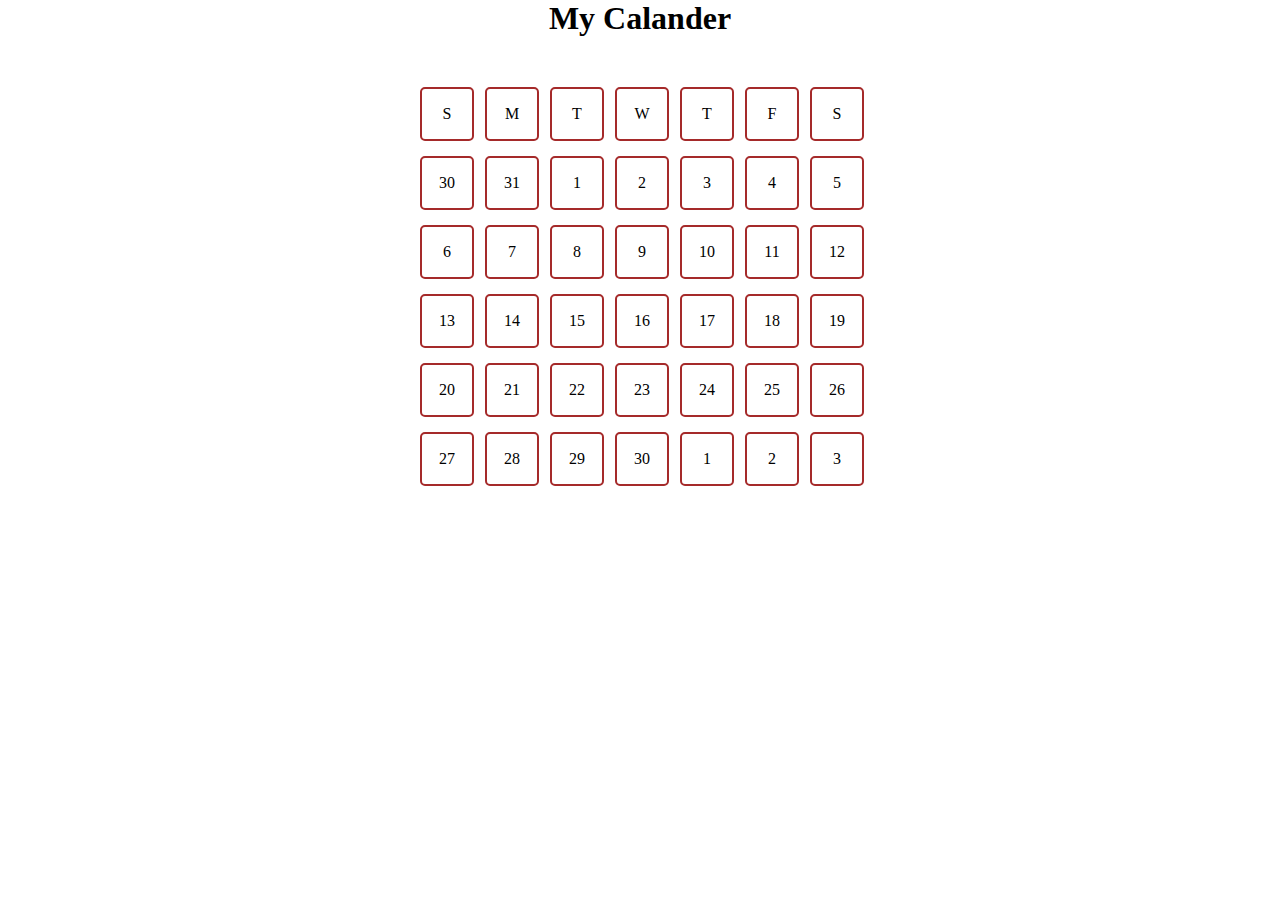
<file: index.html>
<!DOCTYPE html>
<html lang="en">
<head>
    <meta charset="UTF-8">
    <meta name="viewport" content="width=device-width, initial-scale=1.0">
    <title>Calander</title>
    <link rel="stylesheet" href="calander.css">
    
</head>
<body>
    <header>
        <h1>My Calander</h1>
    </header>
    <main>
       
        <div class="calander">
            
            <div class="date">S</div>
            <div class="date">M</div>
            <div class="date">T</div>
            <div class="date">W</div>
            <div class="date">T</div>
            <div class="date">F</div>
            <div class="date">S</div>
            <div class="date">30</div>
            <div class="date">31</div>
            <div class="date">1</div>
            <div class="date">2</div>
            <div class="date">3</div>
            <div class="date">4</div>
            <div class="date">5</div>
            <div class="date">6</div>
            <div class="date">7</div>
            <div class="date">8</div>
            <div class="date">9</div>
            <div class="date">10</div>
            <div class="date">11</div>
            <div class="date">12</div>
            <div class="date">13</div>
            <div class="date">14</div>
            <div class="date">15</div>
            <div class="date">16</div>
            <div class="date">17</div>
            <div class="date">18</div>
            <div class="date">19</div>
            <div class="date">20</div>
            <div class="date">21</div>
            <div class="date">22</div>
            <div class="date">23</div>
            <div class="date">24</div>
            <div class="date">25</div>
            <div class="date">26</div>
            <div class="date">27</div>
            <div class="date">28</div>
            <div class="date">29</div>
            <div class="date">30</div>
            <div class="date">1</div>
            <div class="date">2</div>
            <div class="date">3</div>
          
            
        </div>
        

        

    </main>
    <footer></footer>
</body>
</html>
</file>
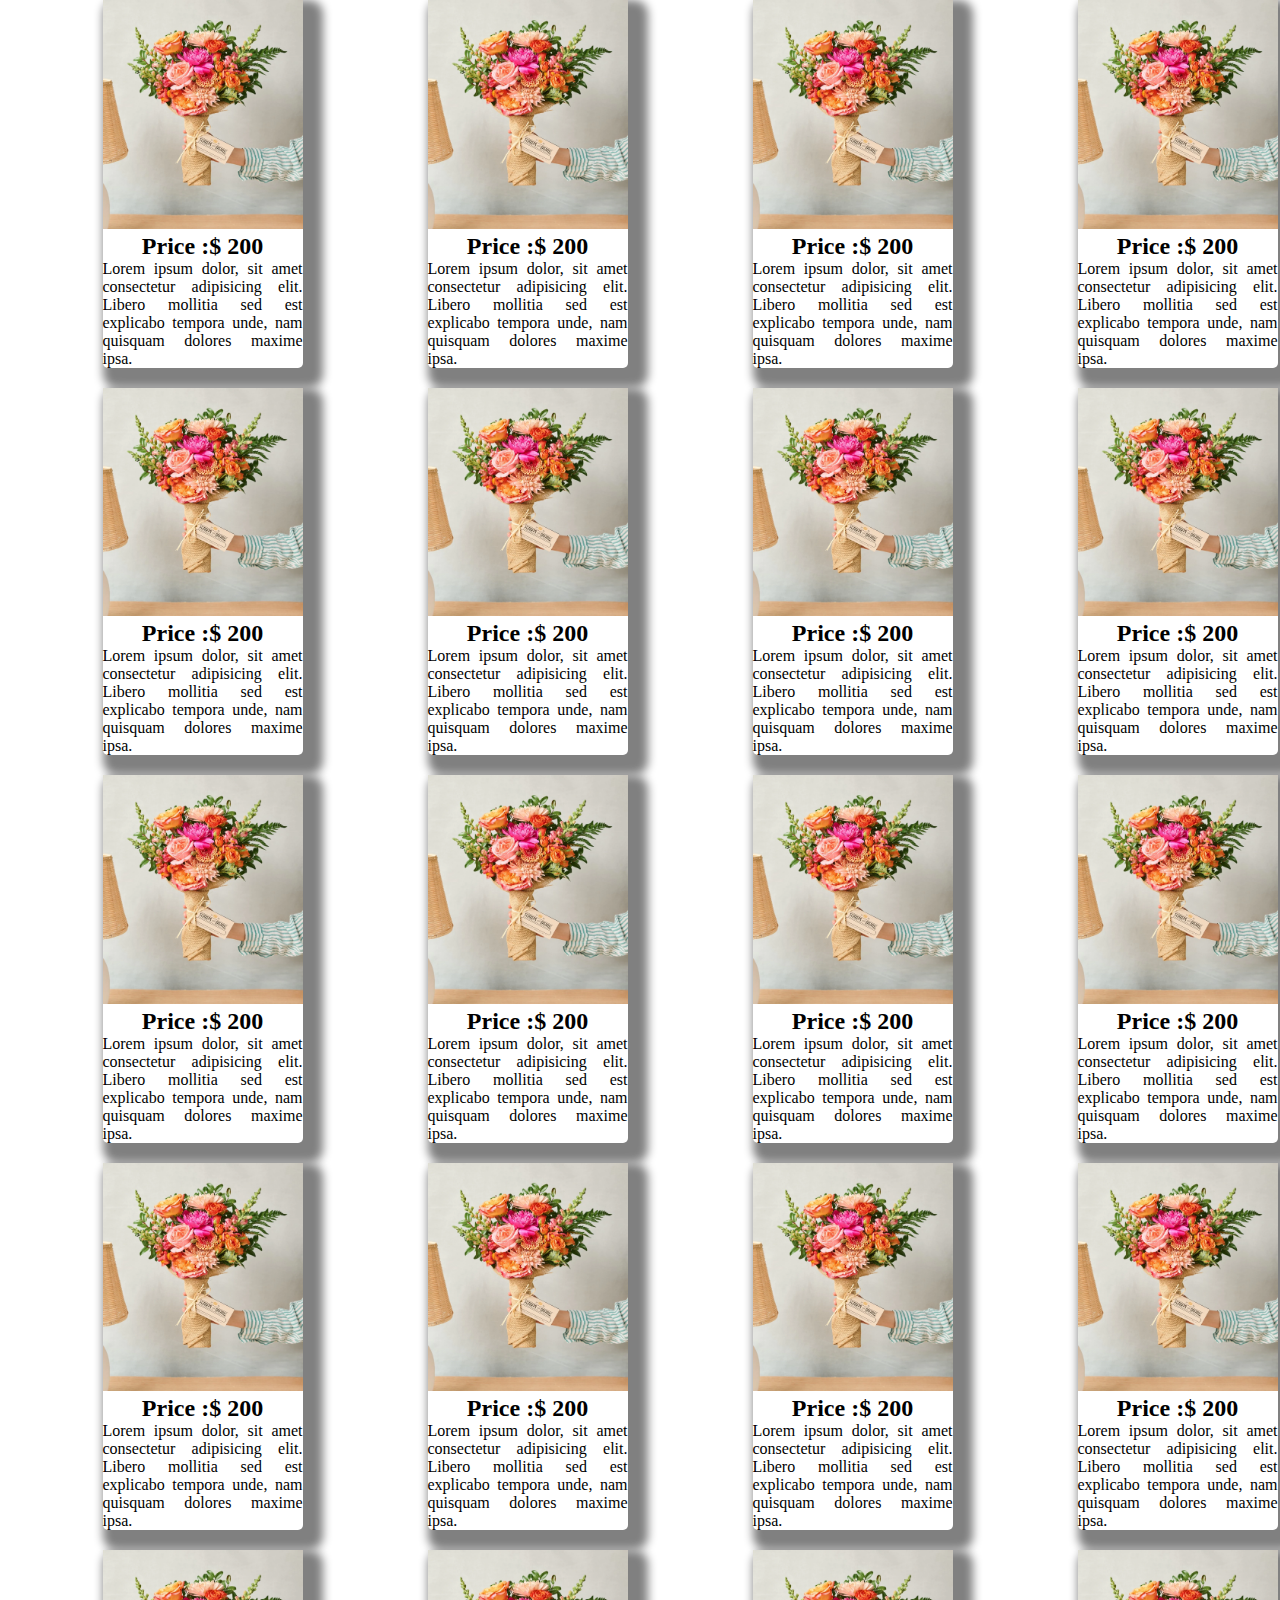
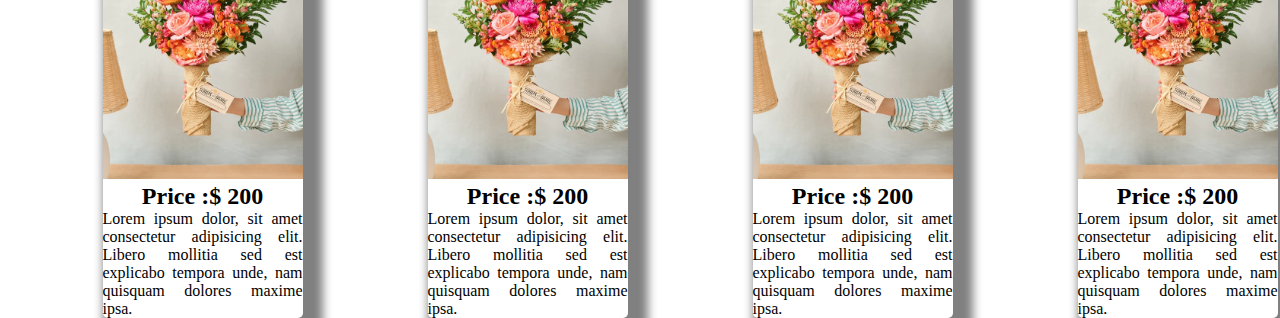
<file: Responsive.html>
<!DOCTYPE html>
<html lang="en">
<head>
    <meta charset="UTF-8">
    <meta name="viewport" content="width=device-width, initial-scale=1.0">
    <title>Responsive</title>
    <link rel="stylesheet" href="responsive.css">
</head>
<body>
    <header></header>
    <main>
        <div class="container">
            <div class="flower-box">
                <img src="images/flower.webp" alt="">
                <h2>Price :$ 200</h2>
                <p>Lorem ipsum dolor, sit amet consectetur adipisicing elit. Libero mollitia sed est explicabo tempora unde, nam quisquam dolores maxime ipsa.</p>
               
            </div>
            <div class="flower-box">
                <img src="images/flower.webp" alt="">
                <h2>Price :$ 200</h2>
                <p>Lorem ipsum dolor, sit amet consectetur adipisicing elit. Libero mollitia sed est explicabo tempora unde, nam quisquam dolores maxime ipsa.</p>
                
            </div>
            <div class="flower-box">
                <img src="images/flower.webp" alt="">
                <h2>Price :$ 200</h2>
                <p>Lorem ipsum dolor, sit amet consectetur adipisicing elit. Libero mollitia sed est explicabo tempora unde, nam quisquam dolores maxime ipsa.</p>
              
            </div>
            <div class="flower-box">
                <img src="images/flower.webp" alt="">
                <h2>Price :$ 200</h2>
                <p>Lorem ipsum dolor, sit amet consectetur adipisicing elit. Libero mollitia sed est explicabo tempora unde, nam quisquam dolores maxime ipsa.</p>
                
            </div>
            <div class="flower-box">
                <img src="images/flower.webp" alt="">
                <h2>Price :$ 200</h2>
                <p>Lorem ipsum dolor, sit amet consectetur adipisicing elit. Libero mollitia sed est explicabo tempora unde, nam quisquam dolores maxime ipsa.</p>
                
            </div>
            <div class="flower-box">
                <img src="images/flower.webp" alt="">
                <h2>Price :$ 200</h2>
                <p>Lorem ipsum dolor, sit amet consectetur adipisicing elit. Libero mollitia sed est explicabo tempora unde, nam quisquam dolores maxime ipsa.</p>
               
            </div>
            <div class="flower-box">
                <img src="images/flower.webp" alt="">
                <h2>Price :$ 200</h2>
                <p>Lorem ipsum dolor, sit amet consectetur adipisicing elit. Libero mollitia sed est explicabo tempora unde, nam quisquam dolores maxime ipsa.</p>
                
            </div>
            <div class="flower-box">
                <img src="images/flower.webp" alt="">
                <h2>Price :$ 200</h2>
                <p>Lorem ipsum dolor, sit amet consectetur adipisicing elit. Libero mollitia sed est explicabo tempora unde, nam quisquam dolores maxime ipsa.</p>
                
            </div>
            <div class="flower-box">
                <img src="images/flower.webp" alt="">
                <h2>Price :$ 200</h2>
                <p>Lorem ipsum dolor, sit amet consectetur adipisicing elit. Libero mollitia sed est explicabo tempora unde, nam quisquam dolores maxime ipsa.</p>
               
            </div>
            <div class="flower-box">
                <img src="images/flower.webp" alt="">
                <h2>Price :$ 200</h2>
                <p>Lorem ipsum dolor, sit amet consectetur adipisicing elit. Libero mollitia sed est explicabo tempora unde, nam quisquam dolores maxime ipsa.</p>
                
            </div>
            <div class="flower-box">
                <img src="images/flower.webp" alt="">
                <h2>Price :$ 200</h2>
                <p>Lorem ipsum dolor, sit amet consectetur adipisicing elit. Libero mollitia sed est explicabo tempora unde, nam quisquam dolores maxime ipsa.</p>
                
            </div>
            <div class="flower-box">
                <img src="images/flower.webp" alt="">
                <h2>Price :$ 200</h2>
                <p>Lorem ipsum dolor, sit amet consectetur adipisicing elit. Libero mollitia sed est explicabo tempora unde, nam quisquam dolores maxime ipsa.</p>
                
            </div>
            
            <div class="flower-box">
                <img src="images/flower.webp" alt="">
                <h2>Price :$ 200</h2>
                <p>Lorem ipsum dolor, sit amet consectetur adipisicing elit. Libero mollitia sed est explicabo tempora unde, nam quisquam dolores maxime ipsa.</p>
                
            </div>
            
            <div class="flower-box">
                <img src="images/flower.webp" alt="">
                <h2>Price :$ 200</h2>
                <p>Lorem ipsum dolor, sit amet consectetur adipisicing elit. Libero mollitia sed est explicabo tempora unde, nam quisquam dolores maxime ipsa.</p>
                
            </div>
            
            <div class="flower-box">
                <img src="images/flower.webp" alt="">
                <h2>Price :$ 200</h2>
                <p>Lorem ipsum dolor, sit amet consectetur adipisicing elit. Libero mollitia sed est explicabo tempora unde, nam quisquam dolores maxime ipsa.</p>
                
            </div>
            
            <div class="flower-box">
                <img src="images/flower.webp" alt="">
                <h2>Price :$ 200</h2>
                <p>Lorem ipsum dolor, sit amet consectetur adipisicing elit. Libero mollitia sed est explicabo tempora unde, nam quisquam dolores maxime ipsa.</p>
                
            </div>
            
            <div class="flower-box">
                <img src="images/flower.webp" alt="">
                <h2>Price :$ 200</h2>
                <p>Lorem ipsum dolor, sit amet consectetur adipisicing elit. Libero mollitia sed est explicabo tempora unde, nam quisquam dolores maxime ipsa.</p>
                
            </div>
            
            <div class="flower-box">
                <img src="images/flower.webp" alt="">
                <h2>Price :$ 200</h2>
                <p>Lorem ipsum dolor, sit amet consectetur adipisicing elit. Libero mollitia sed est explicabo tempora unde, nam quisquam dolores maxime ipsa.</p>
                
            </div>
            
            <div class="flower-box">
                <img src="images/flower.webp" alt="">
                <h2>Price :$ 200</h2>
                <p>Lorem ipsum dolor, sit amet consectetur adipisicing elit. Libero mollitia sed est explicabo tempora unde, nam quisquam dolores maxime ipsa.</p>
                
            </div>
            
            <div class="flower-box">
                <img src="images/flower.webp" alt="">
                <h2>Price :$ 200</h2>
                <p>Lorem ipsum dolor, sit amet consectetur adipisicing elit. Libero mollitia sed est explicabo tempora unde, nam quisquam dolores maxime ipsa.</p>
                
            </div>
            
            
        </div>
    </main>
    <footer></footer>
</body>
</html>
</file>
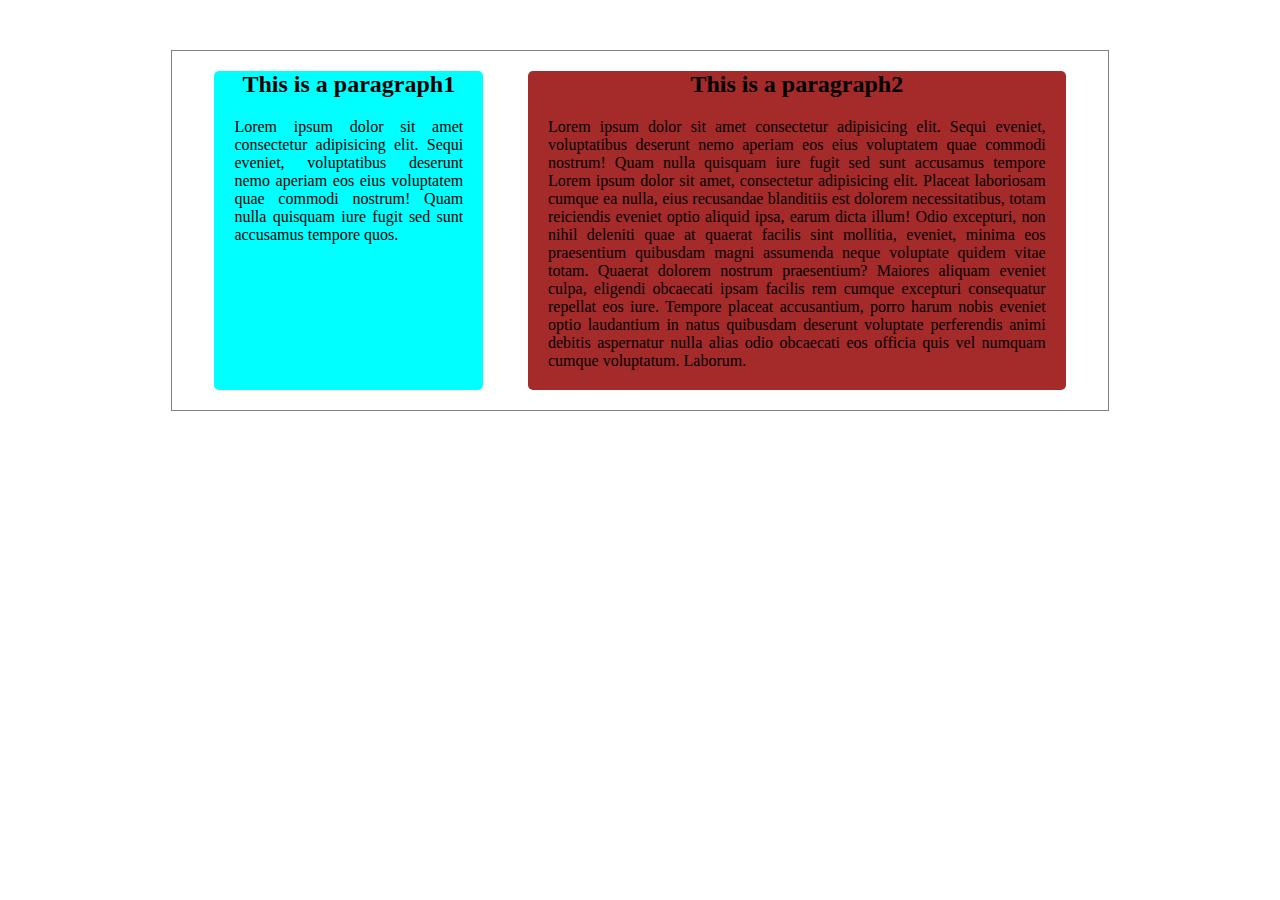
<file: task1.html>
<!DOCTYPE html>
<html lang="en">
<head>
    <meta charset="UTF-8">
    <meta name="viewport" content="width=device-width, initial-scale=1.0">
    <title>box responsive</title>
    <link rel="stylesheet" href="task1.css">
</head>
<body>
    <header></header>
    <main>
        <div class="box-container">
            <div class="box1">
                <h2>This is a paragraph1</h2>
                <p>Lorem ipsum dolor sit amet consectetur adipisicing elit. Sequi eveniet, voluptatibus deserunt nemo aperiam eos eius voluptatem quae commodi nostrum! Quam nulla quisquam iure fugit sed sunt accusamus tempore quos.</p>
            </div>
           
            <div class="box2">
                <h2>This is a paragraph2</h2>
                <p>Lorem ipsum dolor sit amet consectetur adipisicing elit. Sequi eveniet, voluptatibus deserunt nemo aperiam eos eius voluptatem quae commodi nostrum! Quam nulla quisquam iure fugit sed sunt accusamus tempore Lorem ipsum dolor sit amet, consectetur adipisicing elit. Placeat laboriosam cumque ea nulla, eius recusandae blanditiis est dolorem necessitatibus, totam reiciendis eveniet optio aliquid ipsa, earum dicta illum! Odio excepturi, non nihil deleniti quae at quaerat facilis sint mollitia, eveniet, minima eos praesentium quibusdam magni assumenda neque voluptate quidem vitae totam. Quaerat dolorem nostrum praesentium? Maiores aliquam eveniet culpa, eligendi obcaecati ipsam facilis rem cumque excepturi consequatur repellat eos iure. Tempore placeat accusantium, porro harum nobis eveniet optio laudantium in natus quibusdam deserunt voluptate perferendis animi debitis aspernatur nulla alias odio obcaecati eos officia quis vel numquam cumque voluptatum. Laborum.</p>
            </div>
           
        </div>
    </main>
    <footer></footer>
</body>
</html>
</file>
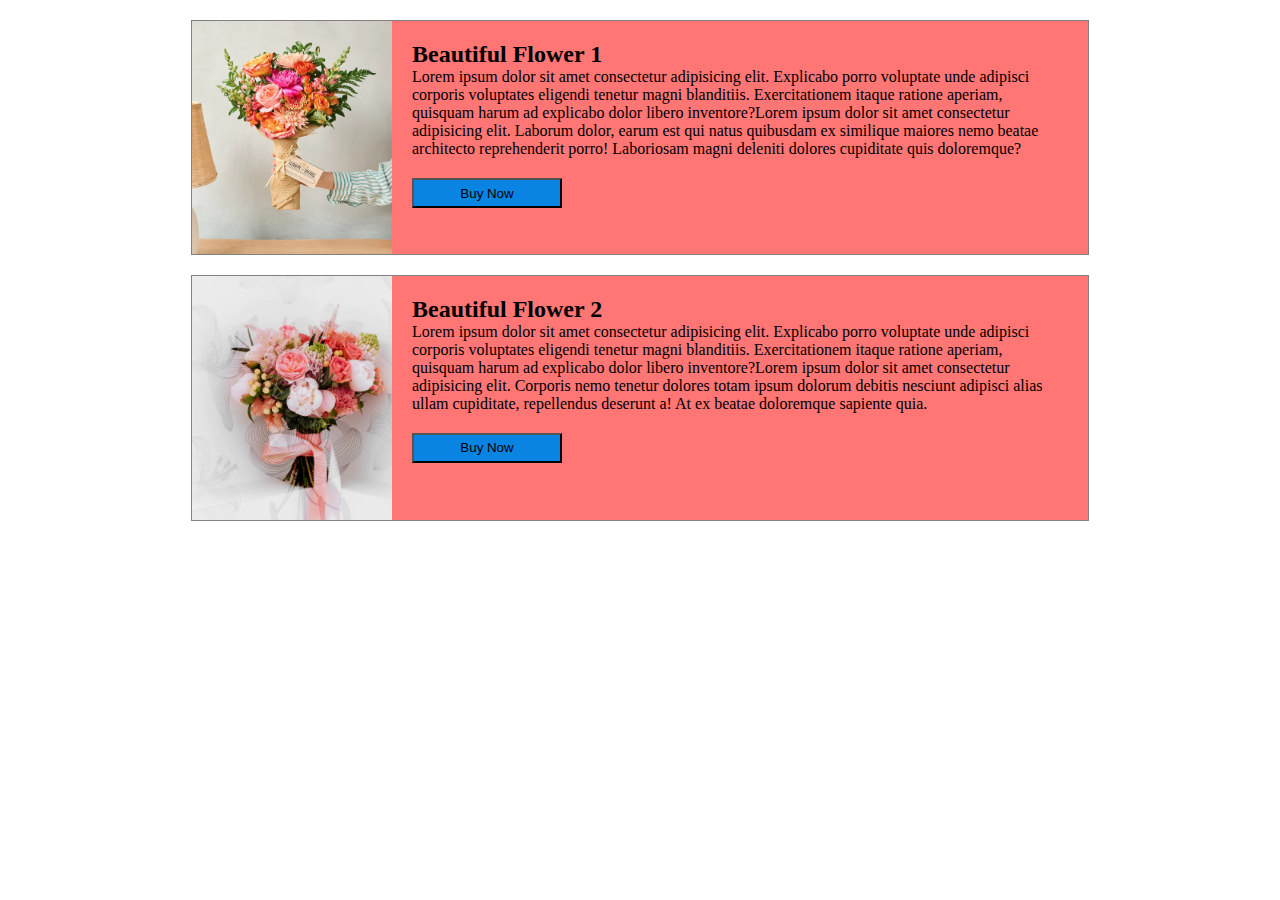
<file: task2.html>
<!DOCTYPE html>
<html lang="en">
<head>
    <meta charset="UTF-8">
    <meta name="viewport" content="width=device-width, initial-scale=1.0">
    <title>task2</title>
    <link rel="stylesheet" href="task2.css">
</head>
<body>
    <header></header>
    <main>
        <div class="container">
            <div class="container1">
                <div class="img-box">    
                    <img class="img" src="images/flower.webp" alt="">
                </div>
                <div class="img-blog">
                     <h2>Beautiful Flower 1</h2>   
                    <p>Lorem ipsum dolor sit amet consectetur adipisicing elit. Explicabo porro voluptate unde adipisci corporis voluptates eligendi tenetur magni blanditiis. Exercitationem itaque ratione aperiam, quisquam harum ad explicabo dolor libero inventore?Lorem ipsum dolor sit amet consectetur adipisicing elit. Laborum dolor, earum est qui natus quibusdam ex similique maiores nemo beatae architecto reprehenderit porro! Laboriosam magni deleniti dolores cupiditate quis doloremque?</p>
                    <button>Buy Now</button>
                </div>
            </div>
            <div class="container1">
                <div class="img-box">    
                    <img class="img" src="images/flower1.webp" alt="">
                </div>
                <div class="img-blog">
                    <h2>Beautiful Flower 2</h2>
                    <p>Lorem ipsum dolor sit amet consectetur adipisicing elit. Explicabo porro voluptate unde adipisci corporis voluptates eligendi tenetur magni blanditiis. Exercitationem itaque ratione aperiam, quisquam harum ad explicabo dolor libero inventore?Lorem ipsum dolor sit amet consectetur adipisicing elit. Corporis nemo tenetur dolores totam ipsum dolorum debitis nesciunt adipisci alias ullam cupiditate, repellendus deserunt a! At ex beatae doloremque sapiente quia.</p>
                    <button>Buy Now</button>
                </div>
            </div>
            
            
           
                
                
           
               
           
        </div>
    </main>
    <footer></footer>
</body>
</html>
</file>
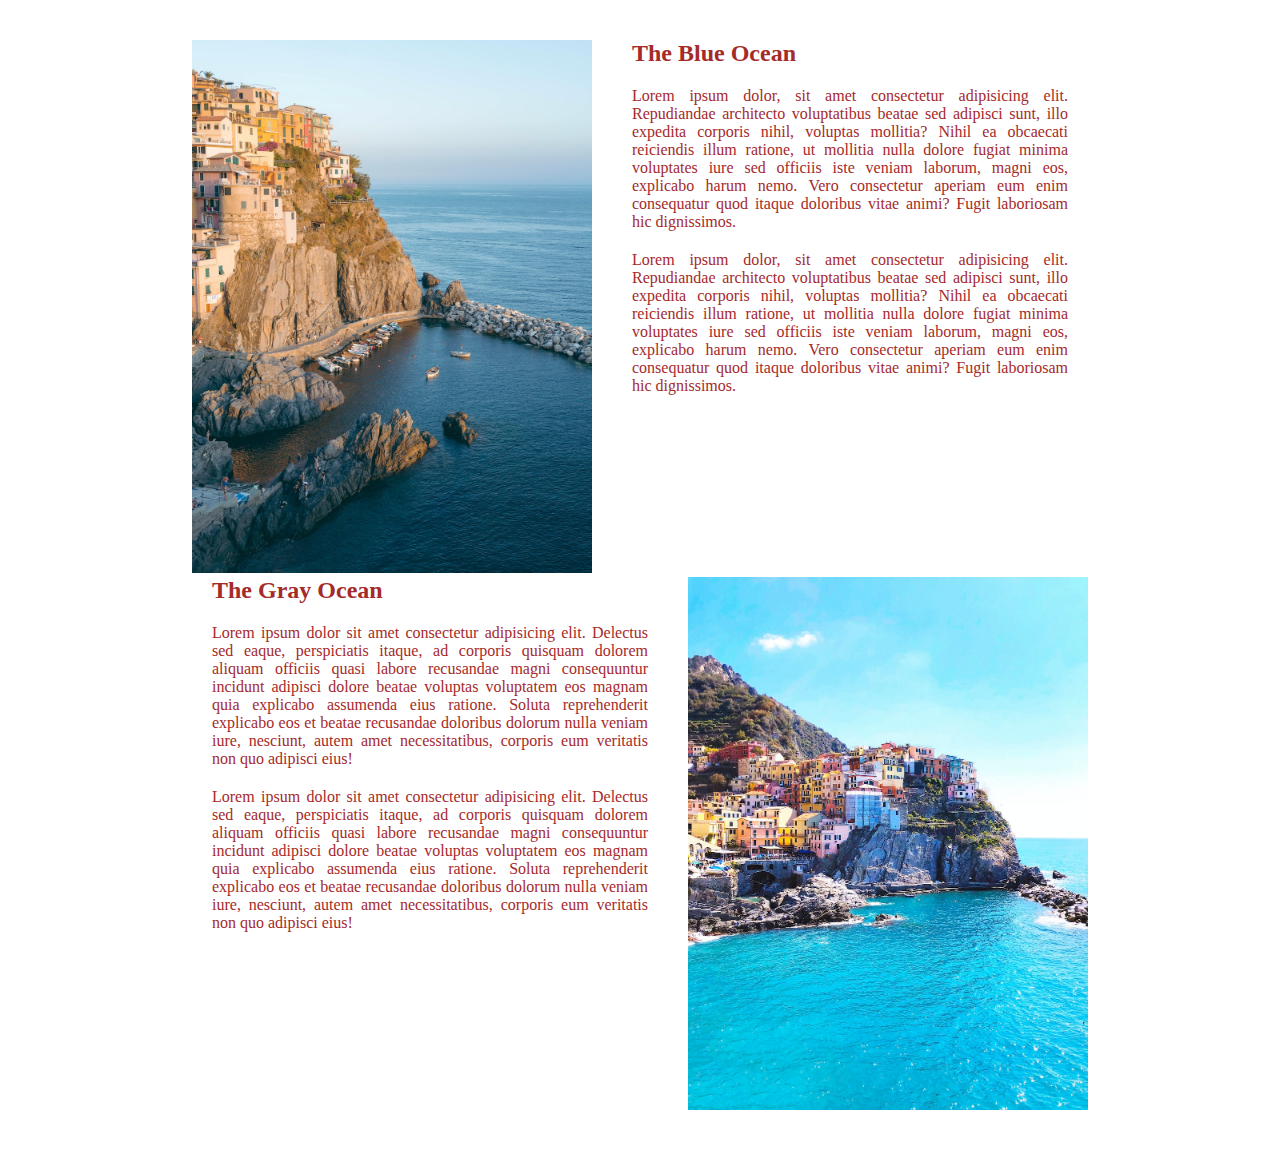
<file: task3.html>
<!DOCTYPE html>
<html lang="en">
<head>
    <meta charset="UTF-8">
    <meta name="viewport" content="width=device-width, initial-scale=1.0">
    <title>City Responsive</title>
    <link rel="stylesheet" href="task3.css">
</head>
<body>
    <header></header>
    <main>
        <div class="container">
            <div class="blog1">
                <div class="img-box">
                    <img class="img"src="images/ocean2.jpg" alt="">
                </div>
                <div class="img-blog">
                    <h2>The Blue Ocean</h2>
                    <p>Lorem ipsum dolor, sit amet consectetur adipisicing elit. Repudiandae architecto voluptatibus beatae sed adipisci sunt, illo expedita corporis nihil, voluptas mollitia? Nihil ea obcaecati reiciendis illum ratione, ut mollitia nulla dolore fugiat minima voluptates iure sed officiis iste veniam laborum, magni eos, explicabo harum nemo. Vero consectetur aperiam eum enim consequatur quod itaque doloribus vitae animi? Fugit laboriosam hic dignissimos.</p>
                    <p>Lorem ipsum dolor, sit amet consectetur adipisicing elit. Repudiandae architecto voluptatibus beatae sed adipisci sunt, illo expedita corporis nihil, voluptas mollitia? Nihil ea obcaecati reiciendis illum ratione, ut mollitia nulla dolore fugiat minima voluptates iure sed officiis iste veniam laborum, magni eos, explicabo harum nemo. Vero consectetur aperiam eum enim consequatur quod itaque doloribus vitae animi? Fugit laboriosam hic dignissimos.</p>
                </div>
            </div>
            <div class="blog2">
                
                <div class="img-blog">
                    <h2>The Gray Ocean</h2>
                    <p>Lorem ipsum dolor sit amet consectetur adipisicing elit. Delectus sed eaque, perspiciatis itaque, ad corporis quisquam dolorem aliquam officiis quasi labore recusandae magni consequuntur incidunt adipisci dolore beatae voluptas voluptatem eos magnam quia explicabo assumenda eius ratione. Soluta reprehenderit explicabo eos et beatae recusandae doloribus dolorum nulla veniam iure, nesciunt, autem amet necessitatibus, corporis eum veritatis non quo adipisci eius!</p>
                    <p>Lorem ipsum dolor sit amet consectetur adipisicing elit. Delectus sed eaque, perspiciatis itaque, ad corporis quisquam dolorem aliquam officiis quasi labore recusandae magni consequuntur incidunt adipisci dolore beatae voluptas voluptatem eos magnam quia explicabo assumenda eius ratione. Soluta reprehenderit explicabo eos et beatae recusandae doloribus dolorum nulla veniam iure, nesciunt, autem amet necessitatibus, corporis eum veritatis non quo adipisci eius!</p>
                </div>
                <div class="img-box">
                    <img class="img"src="./images/ocean1.jpg" alt="">
                </div>
            </div>
        </div>
    </main>
    <footer></footer>
</body>
</html>
</file>
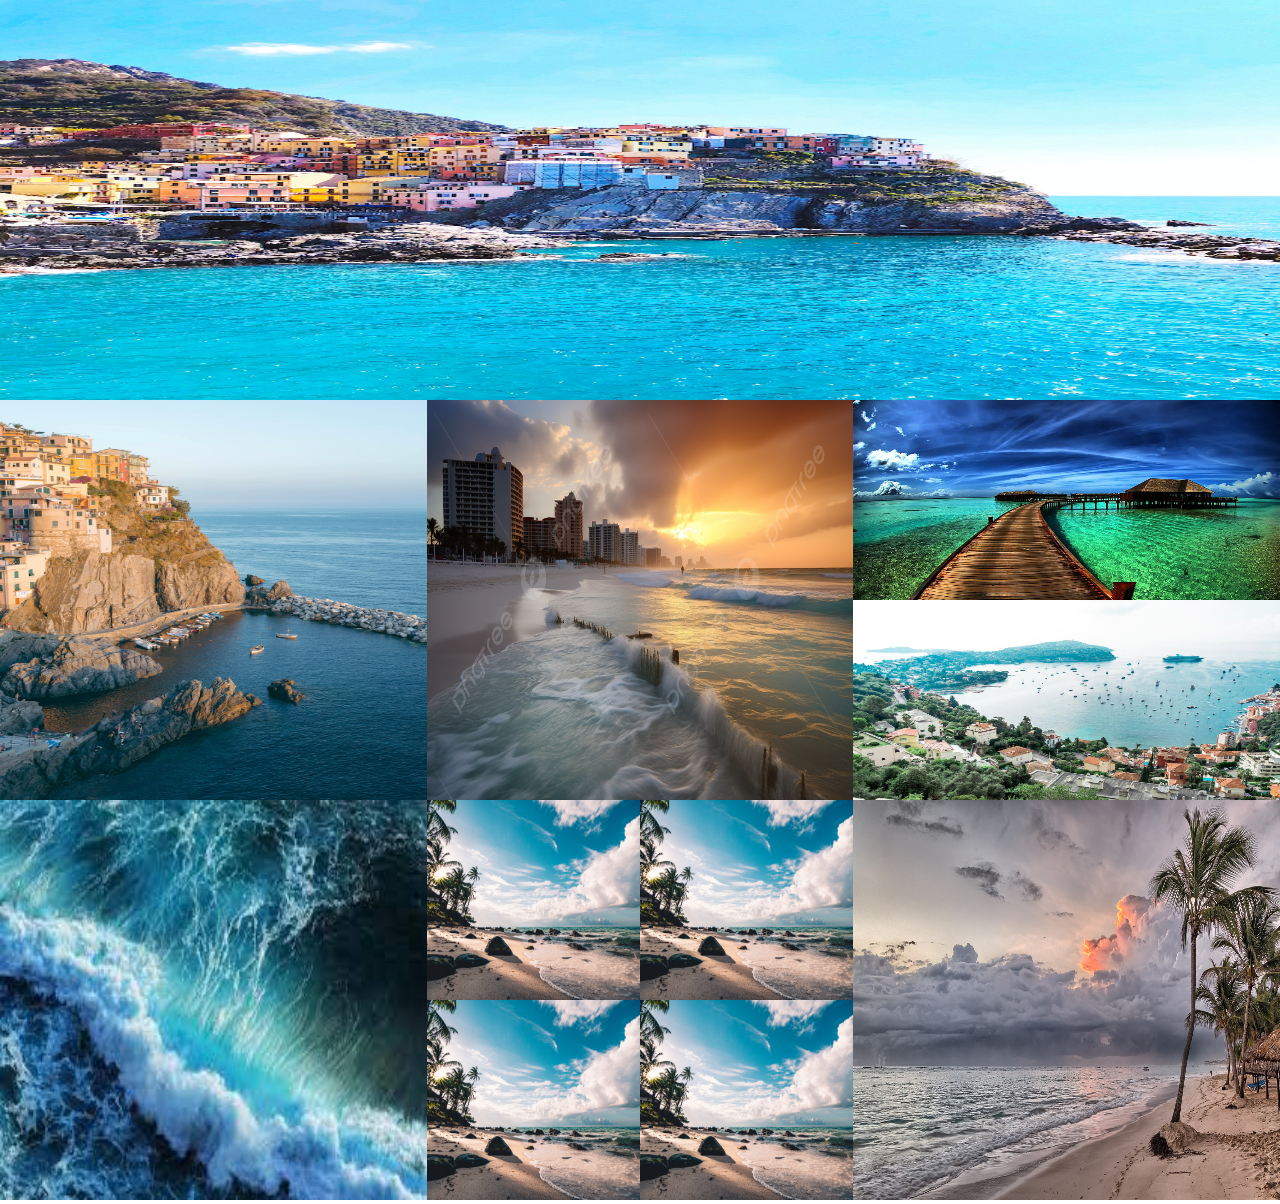
<file: task5.html>
<!DOCTYPE html>
<html lang="en">
<head>
    <meta charset="UTF-8">
    <meta name="viewport" content="width=device-width, initial-scale=1.0">
    <title>task5</title>
    <link rel="stylesheet" href="task5.css">
</head>
<body>
    <header></header>
    <main>
        <div class="container">
            <div class="row">
                <div class="img-box">
                    <img src="images/ocean1.jpg" alt="">
                </div>
            </div>
            <div class="row">
               <div class="img-box">
                <img src="images/ocean2.jpg" alt="">
               </div>
               <div class="img-box">
                <img src="images/ocean3.jpg" alt="">
               </div>
                <div class="img-box">
                    <div class="box1">
                        <img class="img1"src="images/ocean4.jpg" alt="">
                    </div>
                    <div class="box1">
                        <img class="img1" src="images/ocean5.jpg" alt="">
                    </div>
                </div>        
            </div>
                <div class="row">
                    <div class="img-box">
                        <img src="images/ocean6.jpg" alt="">
                    </div>
                    <div class="img-box1">
                        <div class="box2">
                        <img src="images/ocean7.jpg" alt="">
                        </div>
                        <div class="box2">
                            <img src="images/ocean7.jpg" alt="">
                        </div>
                        <div class="box2">
                            <img src="images/ocean7.jpg" alt="">
                        </div>
                        <div class="box2">
                            <img src="images/ocean7.jpg" alt="">
                        </div>
                        
                    </div>
                    <div class="img-box">
                        <img src="images/ocean8.jpg" alt="">
                    </div>
                </div>
            

        </div>
    </main>
    <footer></footer>
</body>
</html>
</file>
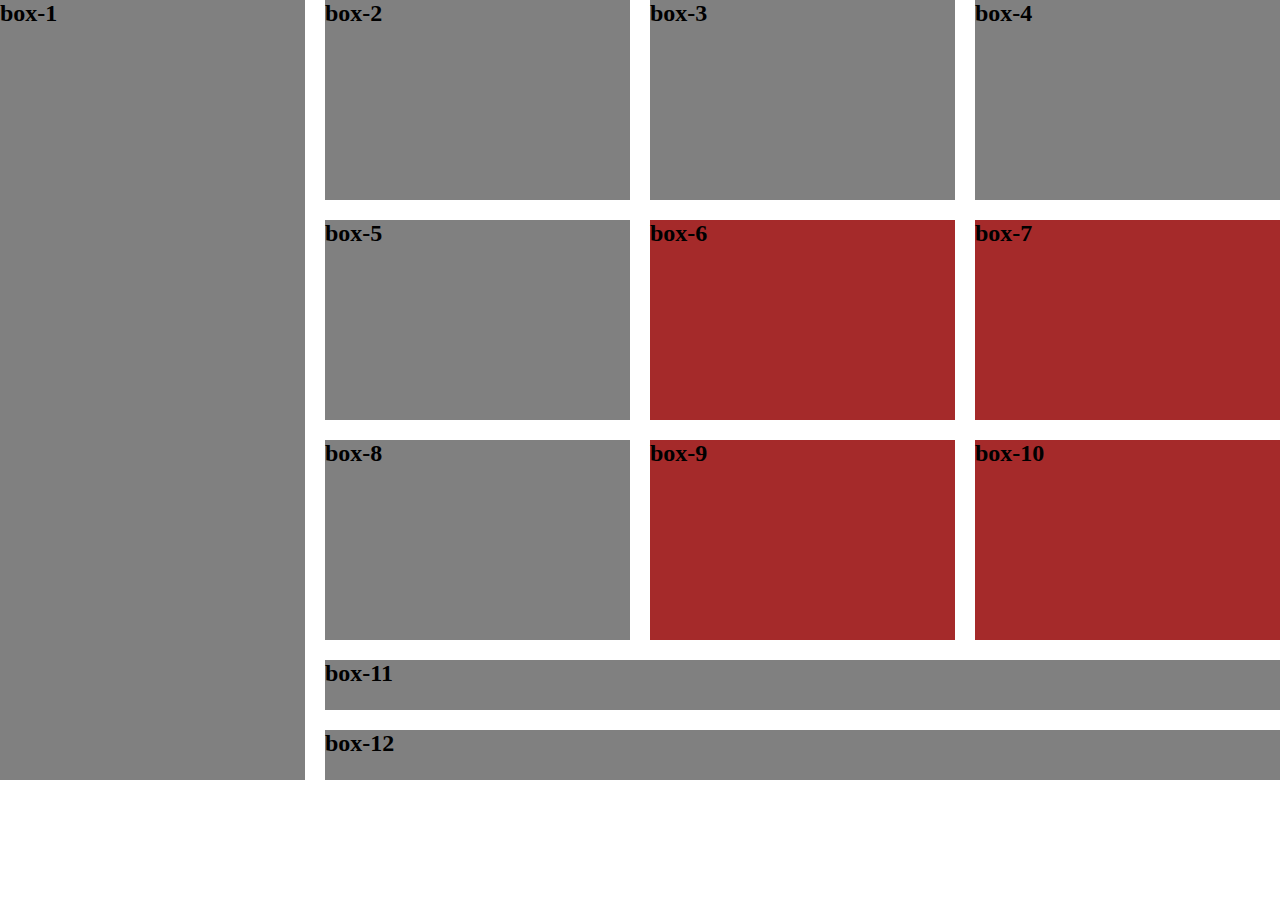
<file: task6.html>
<!DOCTYPE html>
<html lang="en">
<head>
    <meta charset="UTF-8">
    <meta name="viewport" content="width=device-width, initial-scale=1.0">
    <title>task6</title>
    <link rel="stylesheet" href="task6.css">
</head>
<body>
    <header></header>
    <main>
        <div class="container">
            <div class="box" id="box-1">
                <h2>box-1</h2>
            </div>
            <div class="box" id="box-2">
                <h2>box-2</h2>
            </div>
            <div class="box" id="box-3">
                <h2>box-3</h2>
            </div>
            <div class="box" id="box-4">
                <h2>box-4</h2>
            </div>
            <div class="box" id="box-5">
                <h2>box-5</h2>
            </div>
            <div class="box" id="box-6">
                <h2>box-6</h2>
            </div>
            <div class="box" id="box-7">
                <h2>box-7</h2>
            </div>
            <div class="box" id="box-8">
                <h2>box-8</h2>
            </div>
            <div class="box" id="box-9">
                <h2>box-9</h2>
            </div>
            <div class="box" id="box-10">
                <h2>box-10</h2>
            </div>
            <div class="box" id="box-11">
                <h2>box-11</h2>
            </div>
            <div class="box" id="box-12">
                <h2>box-12</h2>
            </div>
        </div>
    </main>
    <footer></footer>
</body>
</html>
</file>
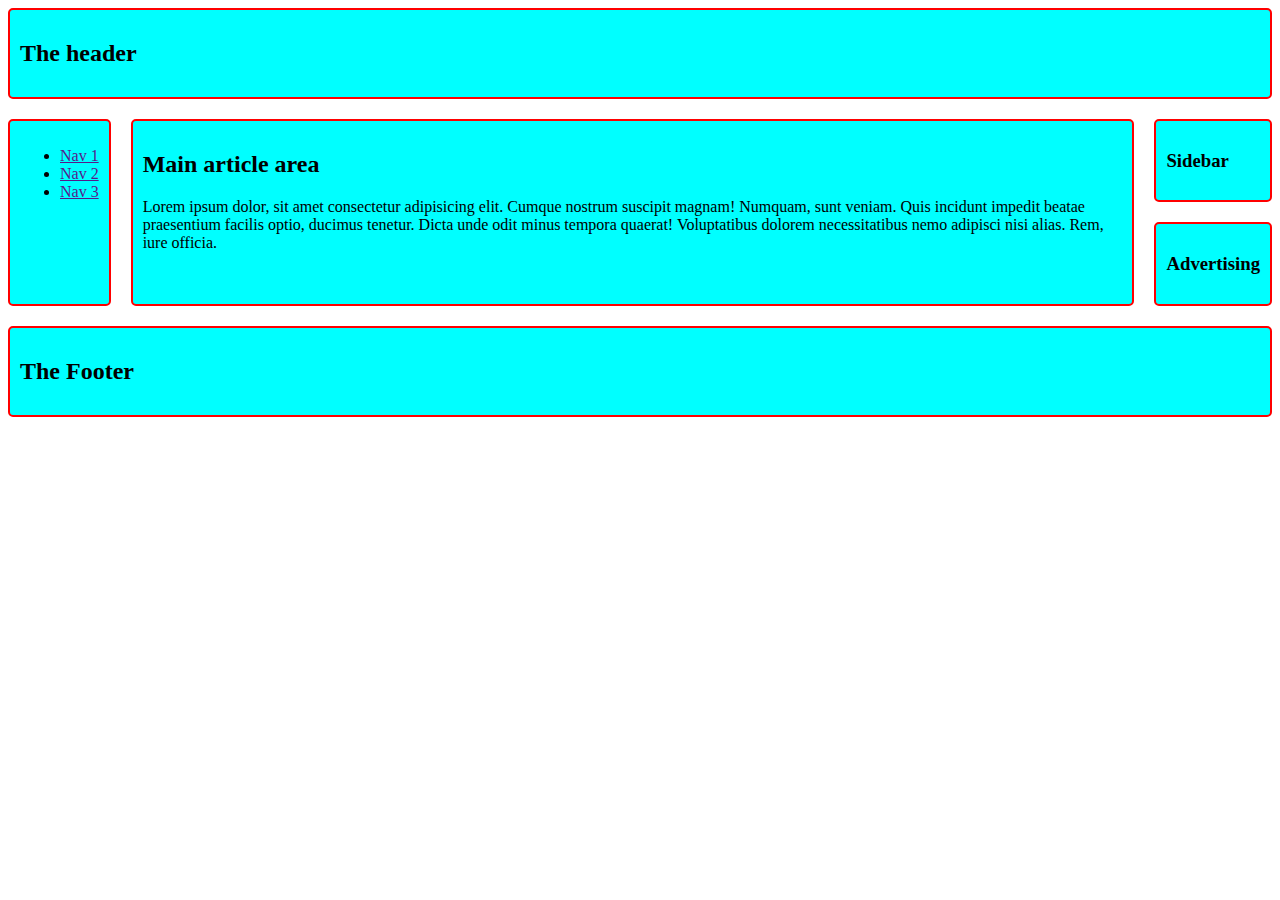
<file: task7.html>
<!DOCTYPE html>
<html lang="en">
<head>
    <meta charset="UTF-8">
    <meta name="viewport" content="width=device-width, initial-scale=1.0">
    <title>task7</title>
    <link rel="stylesheet" href="task7.css">
</head>
<body class="container">
    <header class="header"><h2>The header</h2></header>
    <nav class="nav">
        <ul>
            <li><a href="">Nav 1</a></li>
            <li><a href="">Nav 2</a></li>
            <li><a href="">Nav 3</a></li>
        </ul>
    </nav>
    <main class="main">
        <h2>Main article area</h2>
        <p>Lorem ipsum dolor, sit amet consectetur adipisicing elit. Cumque nostrum suscipit magnam! Numquam, sunt veniam. Quis incidunt impedit beatae praesentium facilis optio, ducimus tenetur. Dicta unde odit minus tempora quaerat! Voluptatibus dolorem necessitatibus nemo adipisci nisi alias. Rem, iure officia.</p>
    </main>
    
        <div class="sidebar"><h3>Sidebar</h3></div>
        <div class="advertising"><h3>Advertising</h3></div>
    
    <footer class="footer">
        <h2>The Footer</h2>
    </footer>
</body>
</html>
</file>
<file: calander.css>
*{
   margin:0;
   padding:0;
}
main{
   display:flex;
   justify-content: center;

}
h1{
   text-align: center;
}
.date{
   width:50px;
   height:50px;
   border: 2px solid brown;
   border-radius: 5px;
   display:flex;
   justify-content: center;
   align-items: center;
   
}
.calander{
   display:grid;
   grid-template-columns: repeat(7,50px);
   gap:15px;
   padding-top:50px;
  
}
</file>
<file: responsive.css>
*{
    margin:0;
    padding:0;
}
.flower-box img{
    width:200px;
}
.flower-box h2{
    text-align: center;
}
.flower-box p{
    text-align: justify;
}

.flower-box{
    width:200px;
    border-radius: 5px;
    box-shadow: 10px 10px 10px 10px gray;
}
.container{
    display:grid;
    grid-template-columns: repeat(4,100px);
    gap:20px;
    justify-content: space-around;
    
}
@media screen and (max-width:900px){
    .container{
        grid-template-columns: repeat(3,auto);
    }
    }
    
@media screen and (max-width:630px){
    .container{
        grid-template-columns: repeat(2,auto);
    }
    }
    
@media screen and (max-width:430px){
    .container{
        grid-template-columns: repeat(1,auto);
    }
    }
</file>
<file: task1.css>
*{
    margin:0;
    padding:0;
}
.box-container{
    width:70%;
    margin: 50px auto;
    display:flex;
    justify-content: space-around;
    border:1px solid gray;
    padding:20px;
}
.box1{
    width:30%;
    background-color: aqua;
    border-radius: 5px;
}
.box2{
    width:60%;
    background-color:brown;
    border-radius: 5px;
    
}
h2{
    text-align: center;
}
p{
    padding:20px;
    text-align:justify;
}

@media screen and (max-width:768px){
    .box-container{
        flex-direction: column;
        gap:20px
    }
    .box1,.box2{
        width:100%;
    }
}
</file>
<file: task2.css>
*{
    margin:0;
    padding:0;
}
.container1{
    width:70%;
    margin: 20px auto;
    display:flex;
    justify-content: space-around;
    border:1px solid gray;
    
}
.img{
    width:200px;
    height:100%;
}

.img-blog{
    padding:20px;
    background-color: #ff7675;
}
button{
    margin-top:20px;
    width:150px;
    height:30px;
    background-color: #0984e3;
}
@media screen and (max-width:768px){
    .container1{
        flex-direction: column;
    }
    .img{
        width:100%;
    }
}
</file>
<file: task3.css>
*{
    margin:0;
    padding:0;
}
.container{
    width:70%;
    margin:40px auto;
}
.blog1,.blog2{
    display:flex;
    gap:20px;
}
.img{
    width:400px;
}
p{
    margin:20px;
    text-align:justify;
}
.img-blog{
    color:brown;
}
h2{
    margin-left:20px;
}
@media screen and (max-width:1200px){
    .blog1{
        flex-direction: column;
    }
    .blog2{
        flex-direction: column-reverse;
    }
    .img{
        width:100%;
    }
}
</file>
<file: task5.css>
*{
    margin:0;
    padding:0;
}

.row{
    height:400px;
    display: flex;
}
.img-box,.img-box1{
    flex:1;
}
.img-box1{
    display:grid;
    grid-template-columns:repeat(2,1fr);
}
.box1{
    height:50%;
}
img{
    width:100%;
    height:100%;
}
@media screen and (max-width:576px) {
    .row{
        flex-direction: column;
        height:auto;
    }
    .img-box1{
        grid-template-columns: repeat(1,1fr);
    }
}
</file>
<file: task6.css>
*{
    margin:0;
    padding:0;
}
.container{
    display:grid;
    grid-template-columns: repeat(4,1fr);
    grid-template-rows: repeat(3,200px) 50px 50px;
    gap:20px;
}
.box{
    background-color:gray;
}
#box-1{
    grid-row: span 5;
}
#box-11,#box-12{
    grid-column: span 3;
}
#box-6,#box-7,#box-9,#box-10{
    background-color: brown;
}
</file>
<file: task7.css>
/* *{
    margin:0;
    padding: 0;
} */
.header,.nav, .main ,.sidebar,.advertising,.footer{
    background-color: aqua;
    border: 2px solid red;
    border-radius: 5px;
    padding:10px;
}
.header{
    grid-area: header;
}
.nav{
    grid-area: nav;
}
.main{
    grid-area: main;
}
.sidebar{
    grid-area: sidebar;
}
.advertising{
    grid-area: advertising;
}
.footer{
    grid-area: footer;
}
.container{
    display:grid;
    gap:20px;
    grid-template-areas: 
    "header header header header"
    "nav    main   main   sidebar"
    "nav    main   main   advertising"
    "footer footer footer footer"
    ;
}
@media screen and (max-width:576px) {
    .container{
        grid-template-areas:
        "header"
        "nav"
        "main"
        "sidebar"
        "advertising"
        "footer"
        ;
    }
    
}
@media screen and (min-width:576px) and (max-width:992px)
{
    .container{
        grid-template-areas: 
        "header        header     header"
        "nav           nav        nav"
        "sidebar       main       main"
        "advertising   footer     footer"
        ;
}
}
</file>
